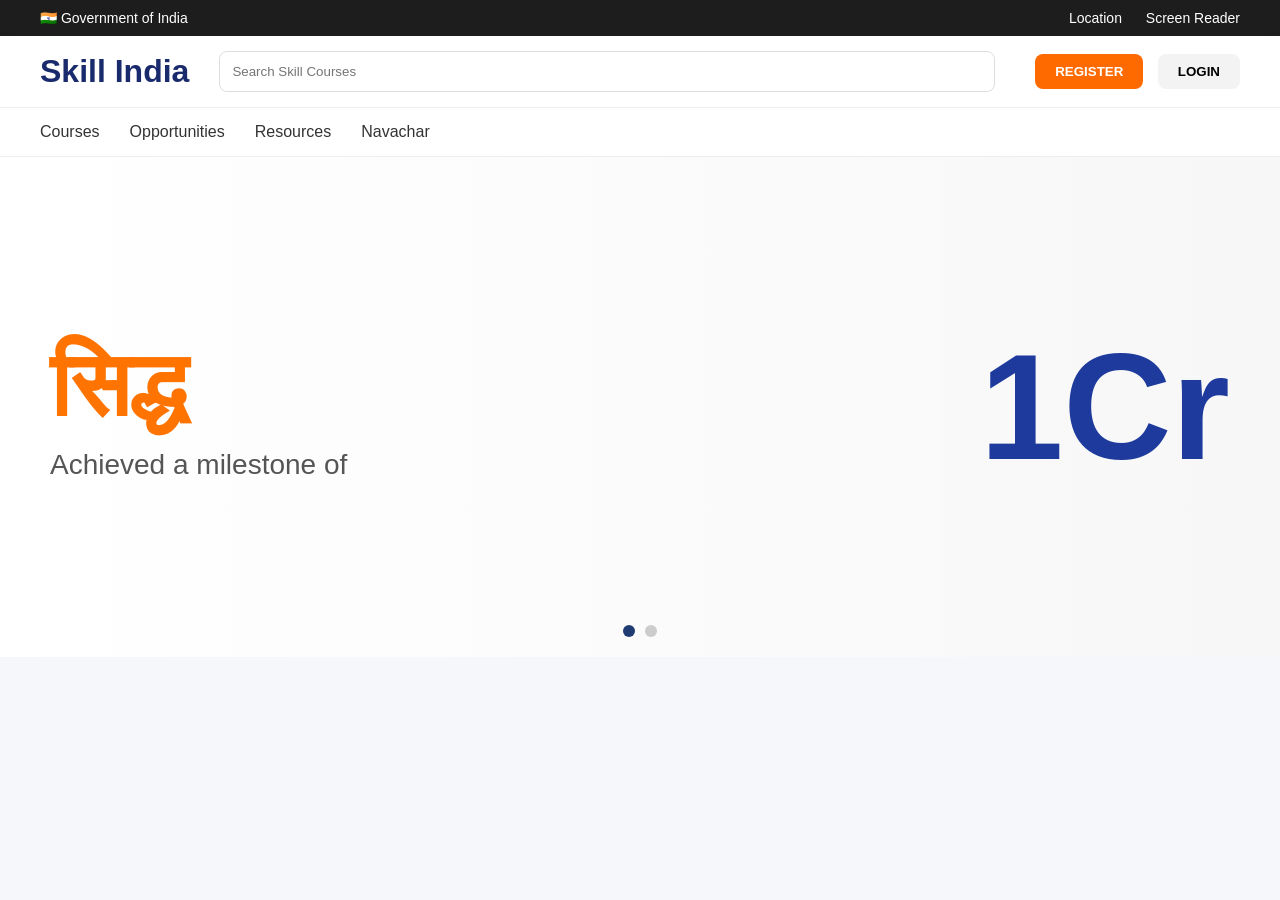
<file: index.html>
<!DOCTYPE html>
<html lang="en">
<head>
<meta charset="UTF-8">
<meta name="viewport" content="width=device-width, initial-scale=1.0">
<title>Skill India UI Clone</title>
<link rel="stylesheet" href="style.css">
</head>
<body>

<!-- Topbar -->
<div class="topbar">
    <div>🇮🇳 Government of India</div>
    <div class="right">
        <span>Location</span>
        <span>Screen Reader</span>
    </div>
</div>

<!-- Navbar -->
<nav>
    <div class="logo">
        <h1>Skill India</h1>
    </div>

    <div class="search-box">
        <input type="text" placeholder="Search Skill Courses">
    </div>

    <div class="nav-btns">
        <button class="register">REGISTER</button>
       <a href="index2.html"> <button class="login">LOGIN</button></a>
    </div>
</nav>

<!-- Menu -->
<div class="menu">
    <a href="#">Courses</a>
    <a href="#">Opportunities</a>
    <a href="#">Resources</a>
    <a href="#">Navachar</a>
</div>

<!-- Hero Section -->
<section class="hero">

    <div class="slide slide1 active">
        <div class="left">
            <h2>सिद्ध</h2>
            <p>Achieved a milestone of</p>
        </div>

        <div class="right-text">
            <h1>1Cr</h1>
        </div>
    </div>

    <div class="slide slide2">
        <h1>Learn New Skills</h1>
        <p>Upgrade Yourself With Best Courses</p>
    </div>

    <div class="dots">
        <div class="dot active"></div>
        <div class="dot"></div>
    </div>

</section>

<script src="script.js"></script>
</body>
</html>
</file>
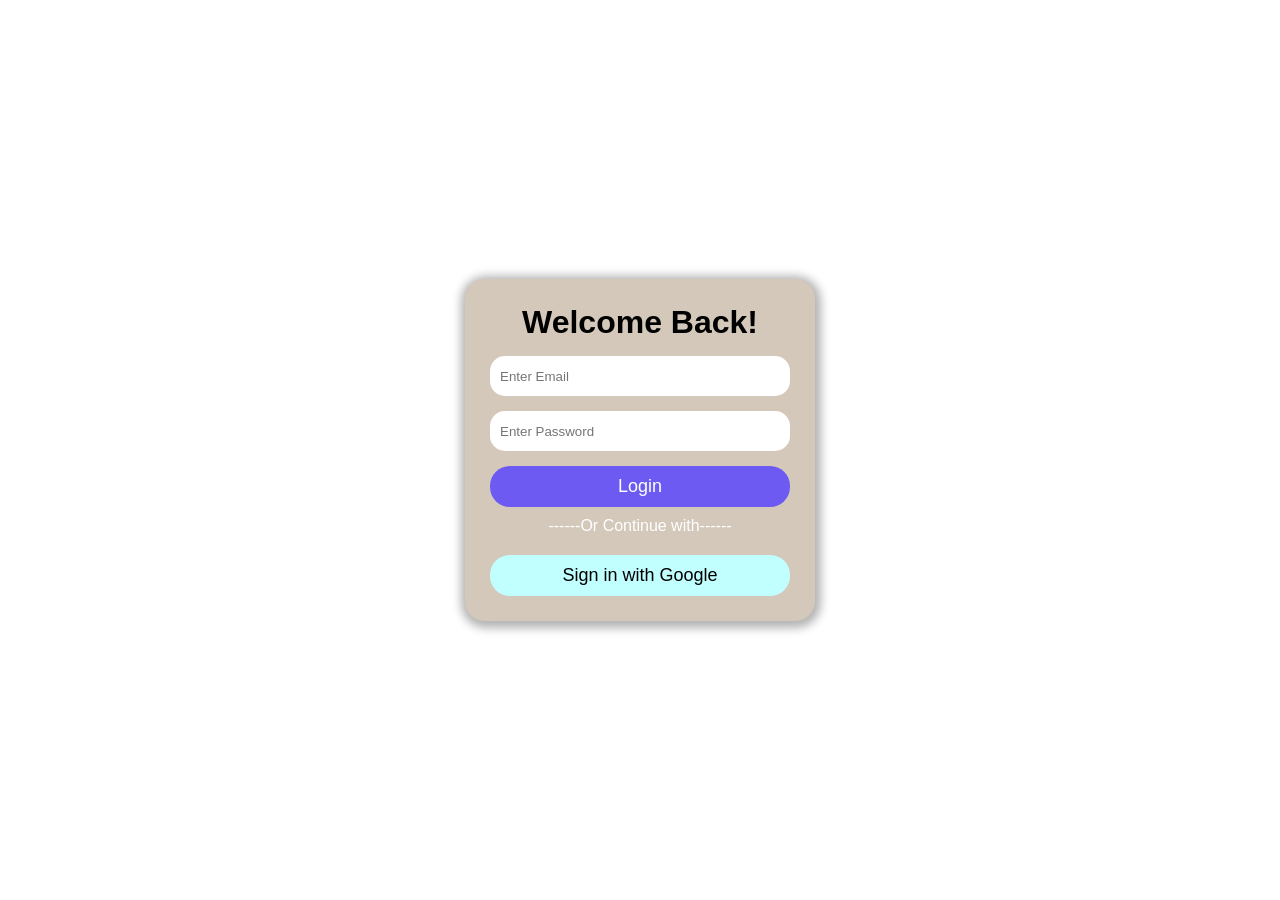
<file: index2.html>
<!DOCTYPE html>
<html lang="en">
<head>
<meta charset="UTF-8">
<meta name="viewport" content="width=device-width, initial-scale=1.0">
<title>Login</title>

<link rel="stylesheet" href="style2.css">
</head>

<body>
  <!-- <div>
<img src="https://www.skillindiadigital.gov.in/assets/new-ux-img/encourage_banner_desktop.png" alt="">
   -->
<div class="content">
  <div class="log2">
    <h1>Welcome Back!</h1>

    <input type="email" id="email" placeholder="Enter Email">
    <input type="password" id="password" placeholder="Enter Password">

    <button onclick="login()" id="btn1">Login</button>

    <p id="message">------Or Continue with------</p>

    <button id="btn2">Sign in with Google</button>
  </div>
</div>
  

<script src="script2.js"></script>

</body>
</html>
</file>
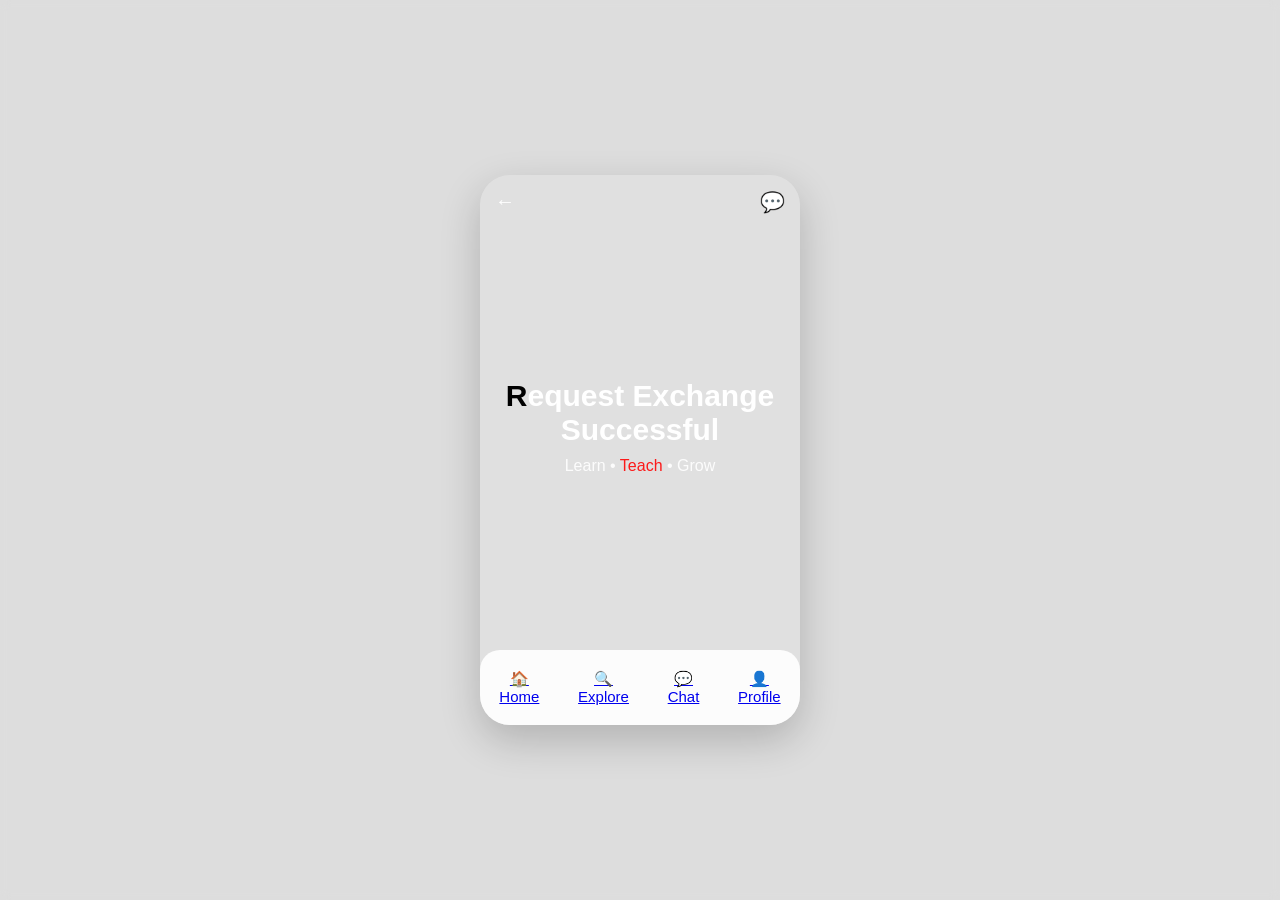
<file: index5.html>
<!DOCTYPE html>
<html lang="en">
<head>
  <meta charset="UTF-8" />
  <meta name="viewport" content="width=device-width, initial-scale=1.0"/>
  <title>SkillSwap UI</title>
  <link rel="stylesheet" href="style5.css" />
</head>
<body>

<div class="phone">
<!-- <img src="https://i.pinimg.com/736x/8f/a7/ba/8fa7ba916f2ce2d76877958d833e5c46.jpg " alt=""> -->
  <!-- Top Bar -->
  <div class="top-bar">
    <span class="back">←</span>
    <span class="chat">💬</span>
  </div>

  
  <div class="content">
    <h1><span style="color:rgb(0, 0, 0)">R</span>equest Exchange<br>Successful</h1>
    <p>Learn • <span style="color:rgb(255, 4, 4)">Teach</span> • Grow</p>
  </div>

  
   <div class="bottom-nav">
    <div class="nav-item active"><a href="index3.html">🏠<p>Home</p></a></div>
    <div class="nav-item"> <a href="index6.html">🔍<p>Explore</p></a></div>
    <div class="nav-item"><a href="index7.html">💬<p>Chat</p></a></div>
    <div class="nav-item"><a href="index4.html">👤<p>Profile</p></div></a>
  </div>


</div>
<script src="script5.js"></script>
</body>
</html>
</file>
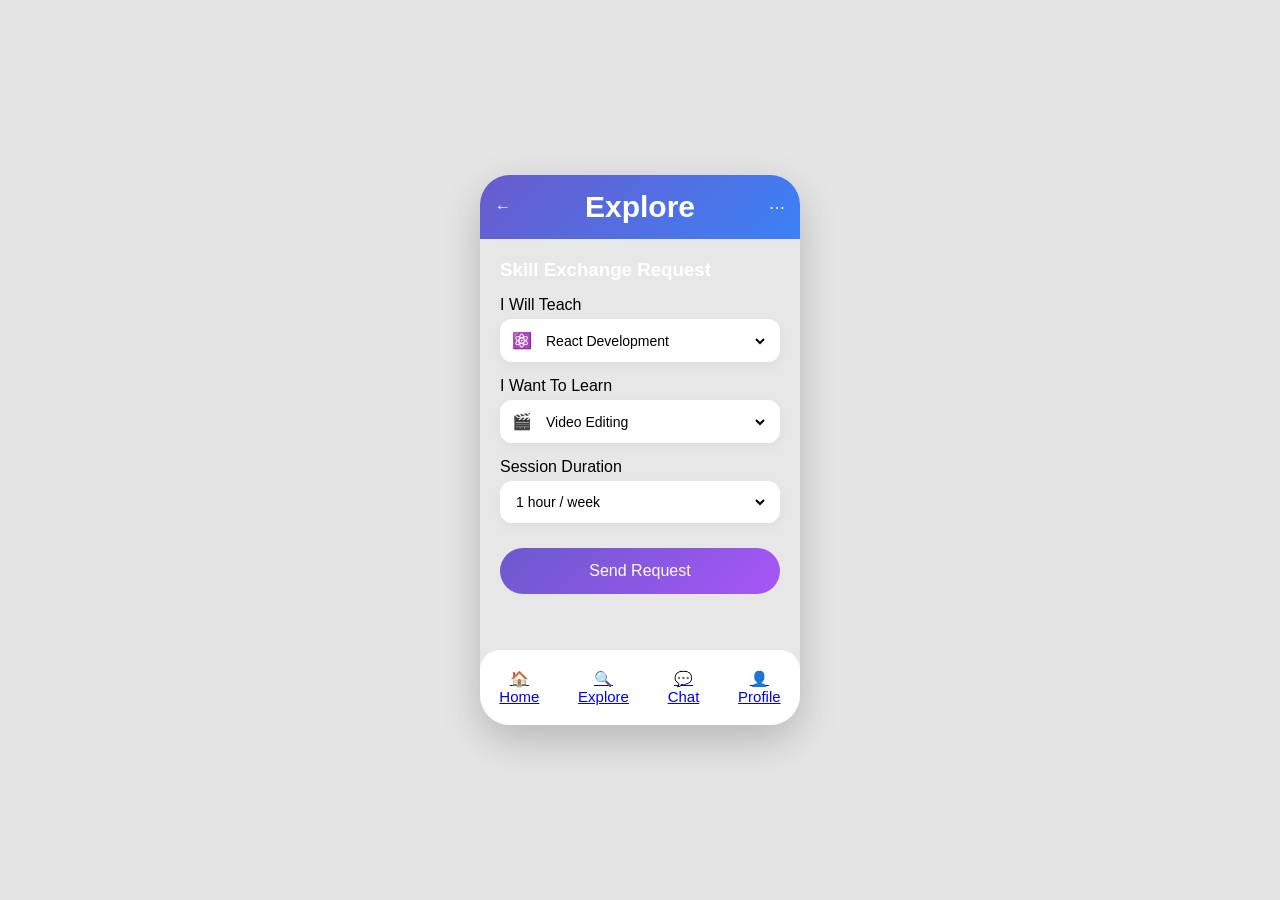
<file: index6.html>
<!DOCTYPE html>
<html lang="en">
<head>
  <meta charset="UTF-8">
  <meta name="viewport" content="width=device-width, initial-scale=1.0">
  <title>Request Screen</title>
  <link rel="stylesheet" href="style6.css">
</head>
<body>

<div class="phone">

  <!-- Header -->
  <div class="header">
    <span class="back">←</span>
    <h2>Explore</h2>
    <span class="menu">⋯</span>
  </div>

  <!-- Form -->
  <div class="form">

    <h3>Skill Exchange Request</h3>

    <label>I Will Teach</label>
    <div class="input-box">
      <span>⚛️</span>
      <select>
        <option>React Development</option>
        <option>Web Design</option>
        <option>JavaScript</option>
      </select>
    </div>

    <label>I Want To Learn</label>
    <div class="input-box">
      <span>🎬</span>
      <select>
        <option>Video Editing</option>
        <option>UI/UX Design</option>
        <option>Animation</option>
      </select>
    </div>

    <label>Session Duration</label>
    <div class="input-box">
      <select>
        <option>1 hour / week</option>
        <option>2 hours / week</option>
        <option>3 hours / week</option>
      </select>
    </div>
<a href="index5.html">
    <button class="btn">Send Request</button>
</a>
  </div>

  
  <div class="bottom-nav">
    <div class="nav-item active"><a href="index3.html">🏠<p>Home</p></a></div>
    <div class="nav-item"> <a href="index6.html">🔍<p>Explore</p></a></div>
    <div class="nav-item"><a href="index7.html">💬<p>Chat</p></a></div>
    <div class="nav-item"><a href="index3.html">👤<p>Profile</p></div></a>
  </div>


<script scr="script6.js"></script>
</body>
</html>
</file>
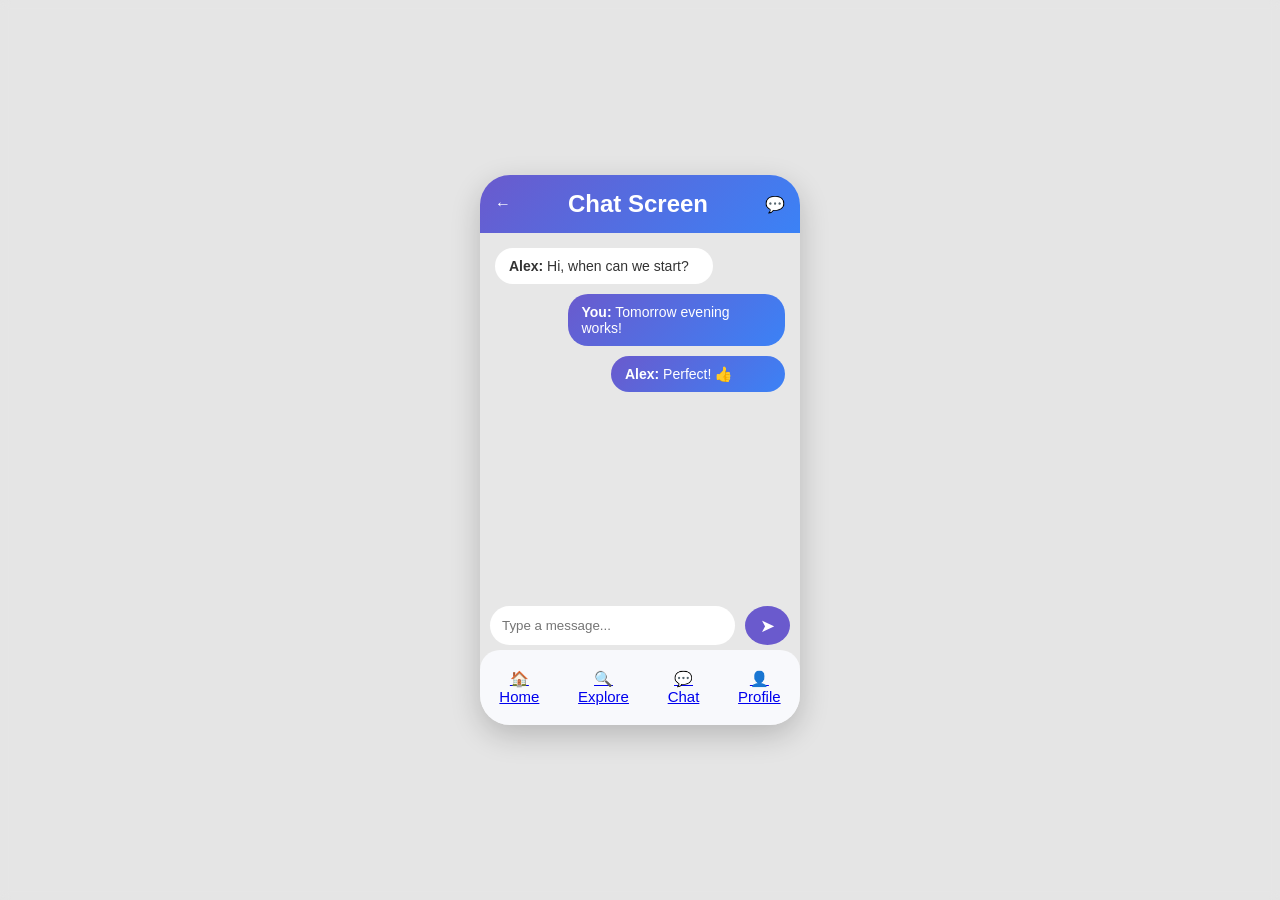
<file: index7.html>
<!DOCTYPE html>
<html lang="en">
<head>
  <meta charset="UTF-8">
  <meta name="viewport" content="width=device-width, initial-scale=1.0">
  <title>Chat Screen</title>
  <link rel="stylesheet" href="style7.css">
</head>
<body>

<div class="phone">

  <!-- Header -->
  <div class="header">
    <span class="back">←</span>
    <h2>Chat Screen</h2>
    <span class="menu">💬</span>
  </div>

  <!-- Chat Area -->
  <div class="chat-area">

    <div class="msg left">
      <b>Alex:</b> Hi, when can we start?
    </div>

    <div class="msg right">
      <b>You:</b> Tomorrow evening works!
    </div>

    <div class="msg right small">
      <b>Alex:</b> Perfect! 👍
    </div>

  </div>

  <!-- Input -->
  <div class="input-box">
    <input type="text" placeholder="Type a message...">
    <button id="send">➤</button>
  </div>

  
  <div class="bottom-nav">
    <div class="nav-item active"><a href="index3.html">🏠<p>Home</p></a></div>
    <div class="nav-item"><a href="index4.html">🔍<p>Explore</p></a></div>
   <div class="nav-item"><a href="index7.html">💬<p>Chat</p></a></div>
   <div class="nav-item"><a href="index4.html">👤<p>Profile</p></a></div>
   </div>

 </div>

<script src="script.js"></script>
</body>
</html>
</file>
<file: style.css>
*{
    margin:0;
    padding:0;
    box-sizing:border-box;
    font-family:Arial, Helvetica, sans-serif;
}

body{
    background:#f5f7fa;
}

/* Topbar */
.topbar{
    background:#1d1d1d;
    color:white;
    padding:10px 40px;
    display:flex;
    justify-content:space-between;
    align-items:center;
    font-size:14px;
}

.topbar .right span{
    margin-left:20px;
    cursor:pointer;
}

/* Navbar */
nav{
    background:white;
    box-shadow:0 2px 8px rgba(0,0,0,0.08);
    padding:15px 40px;
    display:flex;
    justify-content:space-between;
    align-items:center;
}

.logo h1{
    color:#1a2b6d;
    font-size:32px;
}

.search-box{
    flex:1;
    margin:0 30px;
}

.search-box input{
    width:100%;
    padding:12px;
    border:1px solid #ddd;
    border-radius:8px;
}

.nav-btns button{
    padding:10px 20px;
    margin-left:10px;
    border:none;
    border-radius:8px;
    cursor:pointer;
    font-weight:bold;
}

.register{
    background:#ff6a00;
    color:white;
}

.login{
    background:#f3f3f3;
}

/* Menu */
.menu{
    background:#fff;
    padding:15px 40px;
    display:flex;
    gap:30px;
    border-top:1px solid #eee;
    border-bottom:1px solid #eee;
}

.menu a{
    text-decoration:none;
    color:#333;
    font-weight:500;
}

/* Hero */
.hero{
    position:relative;
    height:500px;
    overflow:hidden;
}

.slide{
    position:absolute;
    width:100%;
    height:100%;
    opacity:0;
    transition:1s;
    display:flex;
    align-items:center;
    justify-content:space-between;
    padding:50px;
}

.slide.active{
    opacity:1;
}

.slide1{
    background:linear-gradient(to right,#fff,#f7f7f7);
}

.slide1 .left h2{
    font-size:90px;
    color:#ff7300;
}

.slide1 .left p{
    margin-top:10px;
    font-size:28px;
    color:#555;
}

.right-text h1{
    font-size:150px;
    color:#1d3a9c;
}

.slide2{
    background:linear-gradient(135deg,#1e3c72,#2a5298);
    color:white;
    justify-content:center;
    flex-direction:column;
}

.slide2 h1{
    font-size:70px;
}

.slide2 p{
    margin-top:20px;
    font-size:24px;
}

/* Dots */
.dots{
    position:absolute;
    bottom:20px;
    left:50%;
    transform:translateX(-50%);
    display:flex;
    gap:10px;
}

.dot{
    width:12px;
    height:12px;
    border-radius:50%;
    background:#ccc;
    cursor:pointer;
}

.dot.active{
    background:#1e3c72;
}
</file>
<file: style2.css>
*{
  margin:0;
  padding:0;
  box-sizing:border-box;
}

/* 🌄 Background */
body{
  font-family: Arial, sans-serif;
  min-height:100vh;
  background-image:url("https://www.skillindiadigital.gov.in/assets/new-ux-img/encourage_banner_desktop.png");
  background-size:cover;
  background-position:center;
  background-repeat:no-repeat;
  backdrop-filter: blur(5px);
  overflow: hidden;
}

/* Overlay for blur effect */
body::before{
  content:"";
  position:fixed;
  top:0;
  left:0;
  width:100%;
  height:100%;
  /* backdrop-filter: blur(1px); */
}

/* 🧊 Center container */
.content{
  min-height:100vh;
  display:flex;
  justify-content:center;
  align-items:center;
  position:relative;
  z-index:1;
}

/* 📦 Login box */
.log2{
  width:90%;
  max-width:350px;
  text-align:center;
  /* background:rgba(176, 202, 255, 0.85); */
  background-color: rgba(212, 200, 186);
  padding:25px;
  border-radius:20px;
  box-shadow:1px 2px 10px 5px rgba(0,0,0,0.3);
}

/* Inputs */
input{
  width:100%;
  height:40px;
  margin-top:15px;
  border-radius:15px;
  padding:10px;
  border:none;
  outline:none;
}

/* Button primary */
#btn1{
  margin-top:15px;
  width:100%;
  font-size:18px;
  border-radius:20px;
  padding:10px;
  color:white;
  background-color:#6c5af3;
  border:none;
  cursor:pointer;
  transition:0.3s;
}

#btn1:hover{
  transform:scale(1.05);
}

/* Text */
p{
  margin-top:10px;
  color:white;
  font-size:16px;
}

/* Secondary button */
#btn2{
  width:100%;
  margin-top:20px;
  font-size:18px;
  background-color:rgb(193,255,255);
  border-radius:20px;
  padding:10px;
  border:none;
  cursor:pointer;
}

/* 📱 Tablet */
@media(max-width:768px){
  .log2{
    font-size:28px;
  }
}

/* 📱 Mobile */
@media(max-width:480px){
  .log2{
    font-size:22px;
    padding:15px;
  }
}
</file>
<file: style5.css>
* {
  margin: 0;
  padding: 0;
  box-sizing: border-box;
  font-family: "Poppins", sans-serif;
}

body {
  height: 100vh;
  display: flex;
  justify-content: center;
  align-items: center;
  background: #ddd;
  background-image:url("https://imgs.search.brave.com/uqNnVg_b-ByTsRF9HVDLJ9cGTrA8E0OKzqMmC2CkX48/rs:fit:860:0:0:0/g:ce/aHR0cHM6Ly90NC5m/dGNkbi5uZXQvanBn/LzA1Lzk1LzczLzY5/LzM2MF9GXzU5NTcz/NjkwMF9tUzU2b0Ft/OU43SWFGRHdCUEtz/UklNSWx3UERFVFNZ/YS5qcGc");
  background-size:cover;
  background-position:center;
  background-repeat:no-repeat;
  backdrop-filter: blur(5px);
}


.phone {
  width: 320px;
  height: 550px;
  border-radius: 30px;
  overflow: hidden;
  position: relative;
  background: #f8f9fc;
  /* background: linear-gradient(135deg, #3b82f6, #a855f7); */
  /* box-shadow: 0 10px 30px rgba(0,0,0,0.2); */
   box-shadow:0 15px 40px rgba(0,0,0,0.2);
  background:rgba(255,255,255,0.1);
  backdrop-filter:blur(10px);
}


.top-bar {
  display: flex;
  justify-content: space-between;
  padding: 15px;
  color: white;
  font-size: 20px;
}


.content {
  text-align: center;
  margin-top: 150px;
  color: white;
}

.content h1 {
  font-size: 30px;
  font-weight: 600;
}

.content p {
  margin-top: 10px;
  font-size: 16px;
  opacity: 0.9;
}


.bottom-nav {
  position: absolute;
  bottom: 0;
  width: 100%;
  height: 75px;
  background: rgba(255,255,255,0.9);
  display: flex;
  justify-content: space-around;
  align-items: center;
  border-top-left-radius: 20px; 
  border-top-right-radius: 20px; 
}

.nav-item {
  text-align: center;
  font-size: 15px;
  color: #555;
}

.nav-item span {
  font-size: 20px;
}

.nav-item.active {
  color: #4f46e5;
  /* justify-content: space-between; */
}
</file>
<file: style6.css>
* {
  margin: 0;
  padding: 0;
  box-sizing: border-box;
  font-family: "Poppins", sans-serif;
}

body {
  background: #e5e5e5;
  display: flex;
  justify-content: center;
  align-items: center;
  height: 100vh;
  background-image:url("https://imgs.search.brave.com/uqNnVg_b-ByTsRF9HVDLJ9cGTrA8E0OKzqMmC2CkX48/rs:fit:860:0:0:0/g:ce/aHR0cHM6Ly90NC5m/dGNkbi5uZXQvanBn/LzA1Lzk1LzczLzY5/LzM2MF9GXzU5NTcz/NjkwMF9tUzU2b0Ft/OU43SWFGRHdCUEtz/UklNSWx3UERFVFNZ/YS5qcGc");
  background-size:cover;
  background-position:center;
  background-repeat:no-repeat;
  backdrop-filter: blur(5px);
}



.phone {
  width: 320px;
  height: 550px;
  border-radius: 30px;
   overflow: hidden; 
  background: #f8f9fc;
  /* box-shadow: 0 10px 30px rgba(0,0,0,0.2); */
  /* position: relative; */
  box-shadow:0 15px 40px rgba(0,0,0,0.2);
  background:rgba(255,255,255,0.1);
  backdrop-filter:blur(10px);
}


.header {
  background: linear-gradient(135deg, #6a5acd, #3b82f6);
  color: white;
  padding: 15px;
  display: flex;
  justify-content: space-between;
  align-items: center;
}

.header h2 {
  font-size: 30px;
}


.form {
  padding: 20px;
}

.form h3 {
  margin-bottom: 15px;
  color: #ffffff;
}

label {
  display: block;
  margin: 15px 0 5px;
  font-weight: 500;
}


.input-box {
  display: flex;
  align-items: center;
  background: white;
  padding: 12px;
  border-radius: 12px;
  box-shadow: 0 4px 10px rgba(0,0,0,0.05);
}

.input-box span {
  margin-right: 10px;
}

.input-box select {
  border: none;
  outline: none;
  width: 100%;
  font-size: 14px;
  background: transparent;
}

.btn {
  width: 100%;
  margin-top: 25px;
  padding: 14px;
  border: none;
  border-radius: 25px;
  color: white;
  font-size: 16px;
  background: linear-gradient(135deg, #6a5acd, #a855f7);
  cursor: pointer;
}


.bottom-nav {
  position: absolute;
  bottom: 0;
  width: 100%;
  height: 75px;
  background: white;
  display: flex;
  justify-content: space-around;
  align-items: center;
  border-top-left-radius: 20px;
  border-top-right-radius: 20px;
}

.nav-item {
  text-align: center;
  font-size: 15px;
  color: #777;
}

.nav-item.active {
  color: #6a5acd;
}
</file>
<file: style7.css>
* {
  margin: 0;
  padding: 0;
  box-sizing: border-box;
  font-family: "Poppins", sans-serif;
}

body {
  background: #e5e5e5;
  display: flex;
  justify-content: center;
  align-items: center;
  height: 100vh;
  background-image:url("https://imgs.search.brave.com/uqNnVg_b-ByTsRF9HVDLJ9cGTrA8E0OKzqMmC2CkX48/rs:fit:860:0:0:0/g:ce/aHR0cHM6Ly90NC5m/dGNkbi5uZXQvanBn/LzA1Lzk1LzczLzY5/LzM2MF9GXzU5NTcz/NjkwMF9tUzU2b0Ft/OU43SWFGRHdCUEtz/UklNSWx3UERFVFNZ/YS5qcGc");
  background-size:cover;
  background-position:center;
  background-repeat:no-repeat;
  backdrop-filter: blur(5px);
}

/* Phone */
.phone {
  width: 320px;
  height: 550px;
  border-radius: 30px;
  overflow: hidden;
  background: #f5f6fb;
  position: relative;
  box-shadow: 0 10px 30px rgba(0,0,0,0.2);
   background:rgba(255,255,255,0.1);
  backdrop-filter:blur(10px);
}

/* Header */
.header {
  background: linear-gradient(135deg, #6a5acd, #3b82f6);
  color: white;
  padding: 15px;
  display: flex;
  justify-content: space-between;
  align-items: center;
}

/* Chat Area */
.chat-area {
  padding: 15px;
  height: 480px;
  overflow-y: auto;
}

/* Messages */
.msg {
  max-width: 75%;
  padding: 10px 14px;
  border-radius: 20px;
  margin-bottom: 10px;
  font-size: 14px;
}


.left {
  background: white;
  color: #333;
  align-self: flex-start;
}


.right {
  background: linear-gradient(135deg, #6a5acd, #3b82f6);
  color: white;
  margin-left: auto;
}


.small {
  max-width: 60%;
}


.input-box {
  position: absolute;
  bottom: 70px;
  width: 100%;
  padding: 10px;
  display: flex;
  gap: 10px;
}

.input-box input {
  flex: 1;
  padding: 12px;
  border-radius: 20px;
  border: none;
  outline: none;
  background: white;
}

.input-box button {
  width: 45px;
  border-radius: 50%;
  border: none;
  background: #6a5acd;
  color: white;
  font-size: 18px;
}


.bottom-nav {
  position: absolute;
  bottom: 0;
  width: 100%;
  height: 75px;
  background:  #f8f9fc;
  display: flex;
  justify-content: space-around;
  align-items: center;
  border-top-left-radius: 20px;
  border-top-right-radius: 20px;
}

.nav-item {
  text-align: center;
  font-size: 15px;
  color: #777;
}

.nav-item.active {
  color: #6a5acd;
}
</file>
